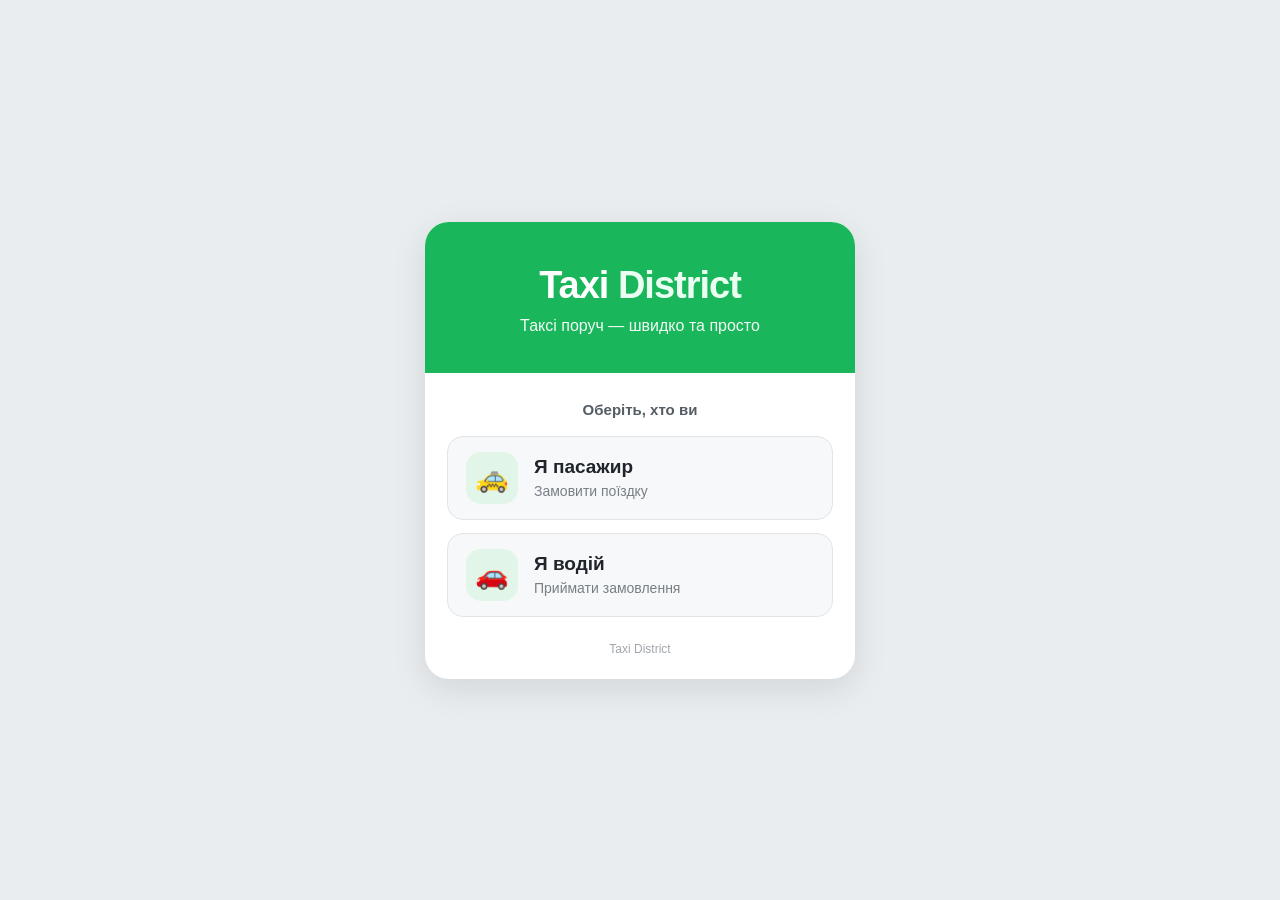
<file: index.html>
<!DOCTYPE html>

<html lang="uk">

<head>
    <meta charset="UTF-8">
    <meta name="viewport" content="width=device-width, initial-scale=1.0">
    <link rel="icon" type="image/x-icon" href="/favicon.ico">
    <title>Taxi District</title>

<style>
    * {
        margin: 0;
        padding: 0;
        box-sizing: border-box;
    }

    body {
        min-height: 100vh;
        display: flex;
        justify-content: center;
        align-items: center;
        padding: 20px;
        background: #e9edf0;
        font-family: Arial, Helvetica, sans-serif;
    }

    .start {
        width: 100%;
        max-width: 430px;
        background: #fff;
        border-radius: 24px;
        overflow: hidden;
        box-shadow: 0 10px 35px rgba(0, 0, 0, 0.10);
    }

    .top {
        padding: 42px 25px 38px;
        text-align: center;
        background: #19b65b;
        color: #fff;
    }

    .logo {
        font-size: 38px;
        font-weight: 800;
        letter-spacing: -1px;
        margin-bottom: 10px;
    }

    .logo span {
        color: #eafff1;
    }

    .subtitle {
        font-size: 16px;
        opacity: 0.95;
    }

    .content {
        padding: 28px 22px 25px;
    }

    .question {
        text-align: center;
        margin-bottom: 18px;
        color: #555d64;
        font-size: 15px;
        font-weight: 600;
    }

    .choices {
        display: flex;
        flex-direction: column;
        gap: 13px;
    }

    .choice {
        display: flex;
        align-items: center;
        min-height: 82px;
        padding: 15px 18px;
        background: #f7f8f9;
        border: 1px solid #e1e5e8;
        border-radius: 16px;
        text-decoration: none;
        color: #20252b;
        transition: 0.15s ease;
    }

    .choice:hover {
        background: #f0f3f4;
        transform: translateY(-1px);
    }

    .choice:active {
        transform: translateY(0);
    }

    .icon {
        width: 52px;
        height: 52px;
        display: flex;
        align-items: center;
        justify-content: center;
        margin-right: 16px;
        border-radius: 15px;
        background: #e1f6e9;
        font-size: 27px;
        flex-shrink: 0;
    }

    .choice-name {
        font-size: 19px;
        font-weight: 700;
        margin-bottom: 5px;
    }

    .choice-description {
        font-size: 14px;
        color: #777f86;
    }

    .footer {
        text-align: center;
        padding: 0 20px 23px;
        font-size: 12px;
        color: #a0a6ab;
    }

    @media (max-width: 480px) {
        body {
            padding: 12px;
        }

        .start {
            border-radius: 20px;
        }

        .top {
            padding: 36px 20px 32px;
        }

        .logo {
            font-size: 34px;
        }

        .content {
            padding: 24px 17px 22px;
        }
    }
</style>

</head>

<body>

<main class="start">

    <section class="top">
        <div class="logo">
            Taxi <span>District</span>
        </div>

        <div class="subtitle">
            Таксі поруч — швидко та просто
        </div>
    </section>

    <section class="content">

        <div class="question">
            Оберіть, хто ви
        </div>

        <div class="choices">

            <a class="choice" href="clients/client.html">
                <div class="icon">🚕</div>

                <div>
                    <div class="choice-name">Я пасажир</div>
                    <div class="choice-description">
                        Замовити поїздку
                    </div>
                </div>
            </a>

            <a class="choice" href="driver.html">
                <div class="icon">🚗</div>

                <div>
                    <div class="choice-name">Я водій</div>
                    <div class="choice-description">
                        Приймати замовлення
                    </div>
                </div>
            </a>

        </div>

    </section>

    <div class="footer">
        Taxi District
    </div>

</main>

</body>

</html>
</file>
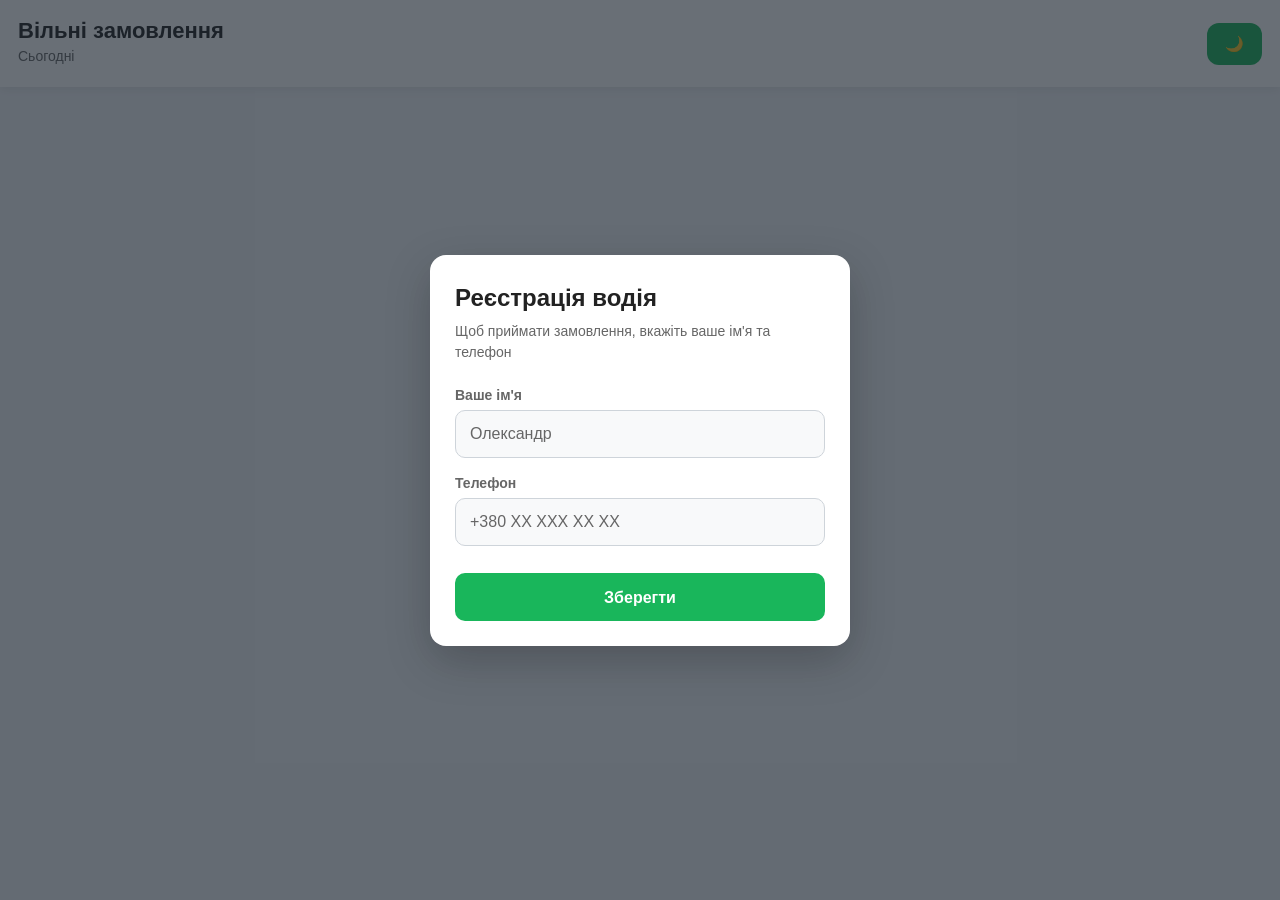
<file: driver.html>
<!DOCTYPE html>
<html lang="ru">

<head>

    <meta charset="UTF-8">
    <meta name="viewport" content="width=device-width, initial-scale=1.0">

    <title>Driver Orders</title>

    <link rel="stylesheet" href="css/style.css">

</head>

<body>

<header class="top-bar">
    <div>
        <h1>Вільні замовлення</h1>
        <p>Сьогодні</p>
        <h1 id="driver-greeting" style="margin-top: 5px; font-weight: bold; color: #2c3e50;"></h1>
        <h4 id="telDriver"></h4>
    </div>
    <button id="theme-toggle" class="status-btn" type="button">
    🌙
    </button>
</header>

        <main class="orders">
        <!-- Сюда JavaScript будет добавлять реальные заказы -->
    </main>

    <!-- Модальное окно регистрации (имя + телефон) -->
    <div id="registrationModal" class="modal hidden">
        <div class="modal-content">
            <h2>Реєстрація водія</h2>
            <p>Щоб приймати замовлення, вкажіть ваше ім'я та телефон</p>
            
            <div class="input-wrapper">
                <label>Ваше ім'я</label>
                <input type="text" id="driverName" placeholder="Олександр">
            </div>
            
            <div class="input-wrapper">
                <label>Телефон</label>
                <input type="tel" id="driverPhone" placeholder="+380 XX XXX XX XX">
            </div>
            
            <button id="saveDriverBtn" class="calc-btn">Зберегти</button>
        </div>
    </div>

    <!-- Модальное окно регистрации (машина) -->
    <div id="carModal" class="modal hidden">
        <div class="modal-content">
            <h2>Дані авто</h2>
            <p>Вкажіть дані вашого автомобіля</p>
            
            <div class="input-wrapper">
                <label>Марка авто</label>
                <input type="text" id="carMake" placeholder="Toyota Camry">
            </div>
            
            <div class="input-wrapper">
                <label>Номер авто</label>
                <input type="text" id="carNumber" placeholder="АА 1234 ВВ">
            </div>
            
            <div class="input-wrapper">
                <label>Рік випуску</label>
                <input type="text" id="carYear" placeholder="2018">
            </div>
            
            <button id="saveCarBtn" class="calc-btn">Зберегти</button>
        </div>
    </div>

       <script src="js/driver.js"></script>
       <script src="js/theme.js"></script>

</body>

</html>
</file>
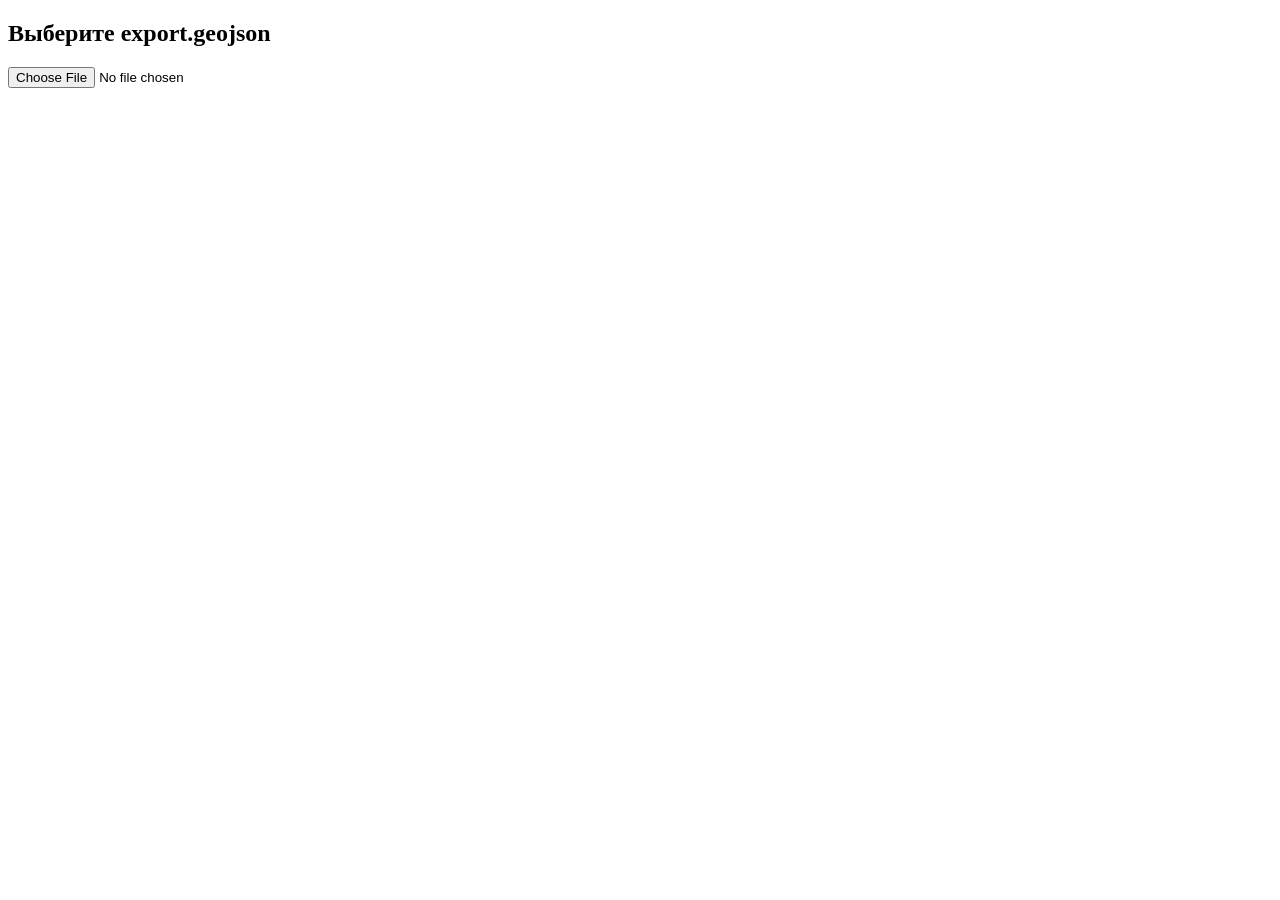
<file: extract-streets.html>
<!DOCTYPE html>
<html lang="ru">
<head>
<meta charset="UTF-8">
<title>Создание streets.json</title>
</head>

<body>

<h2>Выберите export.geojson</h2>

<input type="file" id="file">

<script>

const fileInput = document.getElementById("file");

fileInput.addEventListener("change", (event) => {

    const file = event.target.files[0];

    const reader = new FileReader();

    reader.onload = function(e){

        const data = JSON.parse(e.target.result);

        const streets = [];

data.features.forEach(feature => {

    if(feature.properties.name){

        streets.push(feature.properties.name);

    }

});

const uniqueStreets = [...new Set(streets)];

uniqueStreets.sort();

console.log(uniqueStreets);

const json = JSON.stringify(uniqueStreets, null, 2);

const blob = new Blob([json], {type:"application/json"});

const link = document.createElement("a");

link.href = URL.createObjectURL(blob);

link.download = "streets.json";

link.click();

    };

    reader.readAsText(file);

});

</script>

</body>
</html>
</file>
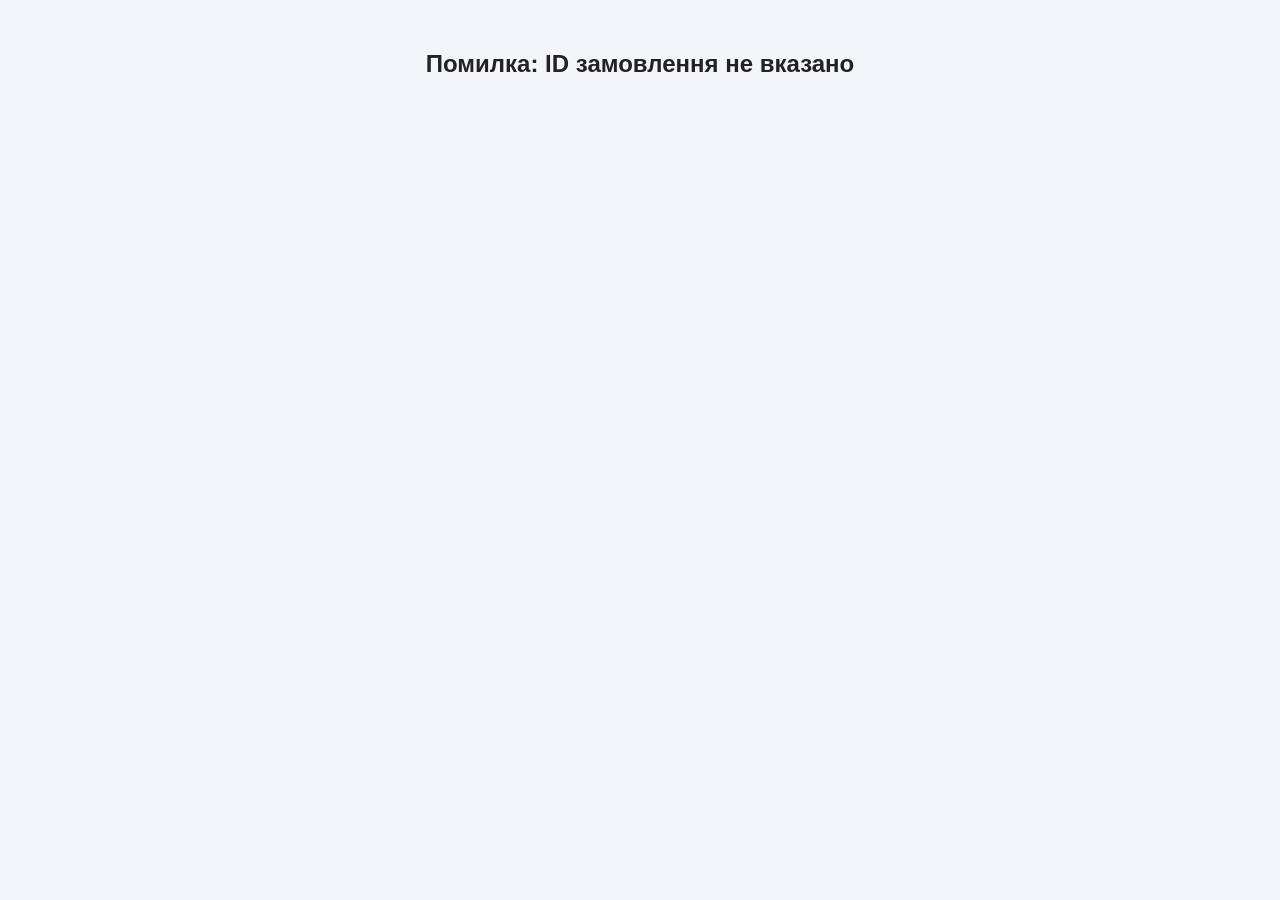
<file: reception-order.html>
<!DOCTYPE html>
<html lang="uk">
<head>
    <meta charset="UTF-8">
    <meta name="viewport" content="width=device-width, initial-scale=1.0">
    <title>Деталі замовлення</title>
    <link rel="stylesheet" href="css/style.css">
</head>
<body>

<div class="order-page">

    <div class="header-card">
    <h2 id="order-id">Замовлення #...</h2>

    <div style="display: flex; align-items: center; gap: 8px;">
        <span class="status-new" id="order-status">Новий</span>

        <button id="theme-toggle" class="theme-toggle" type="button">
            🌙
        </button>
    </div>
    </div>

    <div class="card">
        <div class="title">Звідки</div>
        <div class="district" id="from-sector">...</div>
        <div class="address clickable-address" id="from-address" data-type="pickup">...</div>
    </div>

    <div class="card">
        <div class="title">Куди</div>
        <div class="district" id="to-sector">...</div>
        <div class="address clickable-address" id="to-address" data-type="dropoff">...</div>
    </div>

        <!-- БЛОК ПРЕДУПРЕЖДЕНИЯ О КЛИЕНТЕ -->
    <div class="card hidden" id="warning-card" style="background: #fff3cd; border-left: 4px solid #ff9800;">
        <div style="font-weight: bold; color: #856404; margin-bottom: 5px;">⚠️ Увага!</div>
        <div id="warning-text" style="color: #856404; font-size: 14px;">
            Клієнт вже відмовився від <strong id="cancel-count">0</strong> замовлень після 7 хвилин і не оплатив подачу.
        </div>
    </div>

    <div class="card">
        <div class="row">
            <span>Ціна</span>
            <strong class="price-big" id="order-price">... грн</strong>
        </div>
        <div class="row">
            <span>Комісію оплачує</span>
            <strong id="commission-payer">Клієнт</strong>
        </div>
        <div class="row">
            <span>Відстань</span>
            <strong id="order-distance">... км</strong>
        </div>
        
        <!-- НОВЫЙ БЛОК: Телефон клиента (скрыт по умолчанию) -->
        <div class="row hidden" id="client-phone-row" style="margin-top: 15px; padding-top: 15px; border-top: 1px dashed #ccc;">
            <span>Телефон клієнта:</span>
            <strong id="client-phone" style="font-size: 18px; color: #19b65b;">...</strong>
        </div>
    </div>

    <!-- Блок кнопок для НОВОГО заказа -->
    <div class="buttons" id="decision-buttons">
        <button class="take-btn" id="take-btn">Беру замовлення</button>
        <button class="price-btn" id="toggle-price-btn">Нова ціна</button>
        <!-- <button class="cancel-btn">Відмова</button> -->
    </div>

        <!-- Блок предложения цены (скрыт по умолчанию) -->
    <div class="buttons hidden" id="price-offer-block">
        <select id="offer-amount" style="padding: 12px; border-radius: 8px; border: 1px solid #ddd; font-size: 16px; flex: 1;">
            <option value="">Оберіть суму</option>
            <option value="20">+20 грн</option>
            <option value="50">+50 грн</option>
            <option value="80">+80 грн</option>
            <option value="100">+100 грн</option>
        </select>
        <button class="price-btn" id="send-offer-btn" style="background: #ff9800; color: white;">
            Відправити пропозицію
        </button>
    </div>

    <!-- Блок кнопок для ПРИНЯТОГО заказа (скрыт по умолчанию) -->
    <div class="buttons hidden" id="action-buttons" style="flex-direction: column; gap: 10px;">
        <a id="call-client-btn" href="#" class="take-btn" style="text-align: center; text-decoration: none; display: block; background: #19b65b;">
            📞 Зателефонувати клієнту
        </a>
<!--         <button class="price-btn" style="background: #3498db; color: white;">
            🚗 Поїздка розпочата
        </button> -->
        <button class="cancel-btn" id="driver-cancel-btn" style="background: #e74c3c; color: white;">
            ❌ Відмова від замовлення
        </button>
    </div>

</div>

<!-- Модальное окно выбора карт -->
<div class="map-modal-overlay hidden" id="map-modal">
    <div class="map-modal">
        <div class="map-modal-title">Оберіть навігацію</div>
        <button class="map-modal-btn" id="modal-waze">🟢 Waze</button>
        <button class="map-modal-btn" id="modal-google">🔵 Google Maps</button>
        <button class="map-modal-close" id="modal-close">Скасувати</button>
    </div>
</div>

   <script src="js/reception.js"></script>
   <script src="js/theme.js"></script>
</body>
</html>
</file>
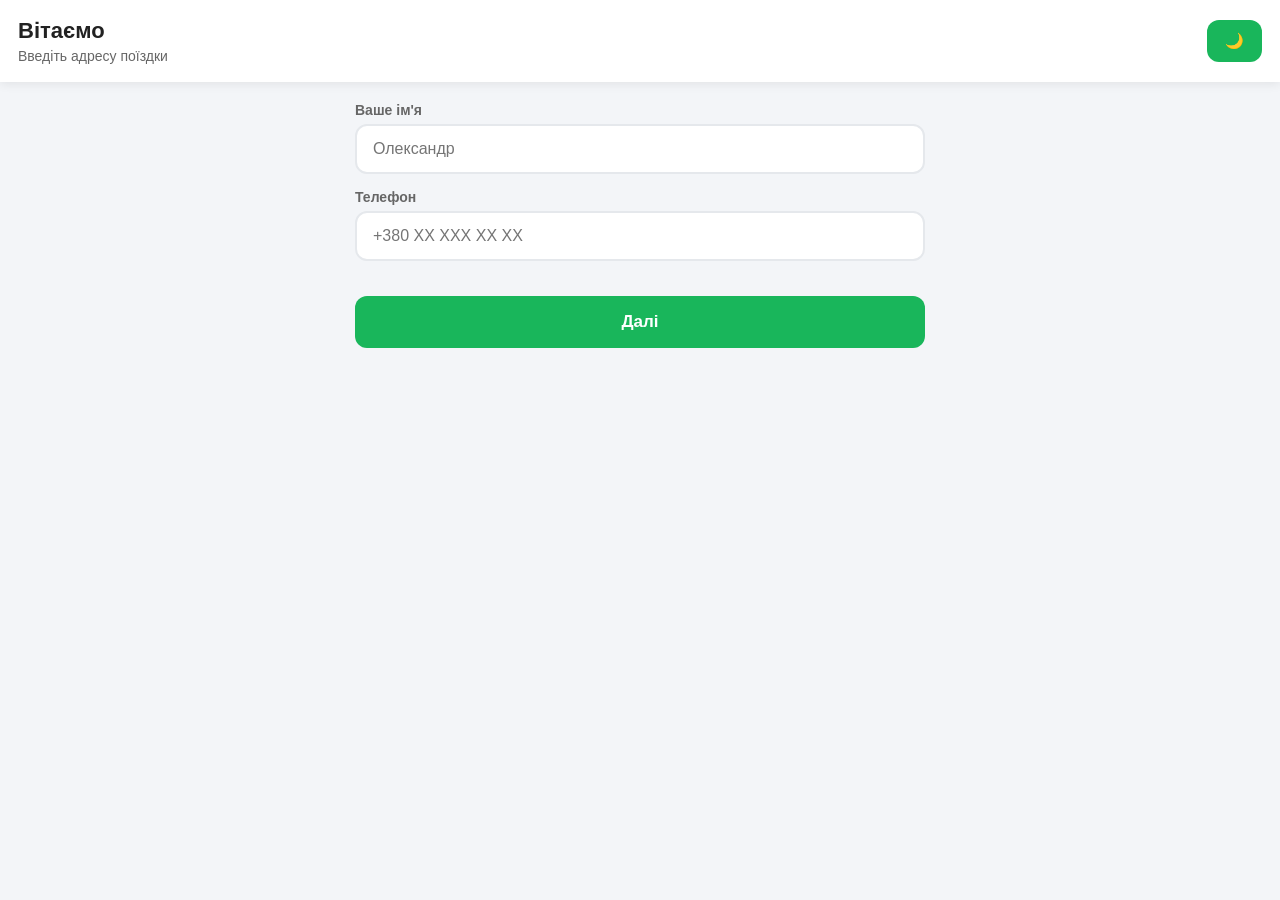
<file: clients/client.html>
<!DOCTYPE html>
<html lang="uk">

<head>
    <meta charset="UTF-8">
    <meta name="viewport" content="width=device-width, initial-scale=1.0, maximum-scale=1.0, user-scalable=no">
    <title>Нове замовлення — Taxi District</title>
    <link rel="stylesheet" href="../css/style.css">
</head>

<body>

    <header class="top-bar">
        <div>
            <h1 id="welcomeTitle">Вітаємо</h1>
            <h4 id="numberTel"></h4>
            <p>Введіть адресу поїздки</p>
        </div>
        <button id="theme-toggle" class="status-btn" type="button">
            🌙
        </button>
    </header>

    <div class="client-form">

        <!-- ШАГ 1: Имя и телефон (виден только новым клиентам) -->
        <div id="step1" class="step">
            <div class="input-wrapper">
                <label>Ваше ім'я</label>
                <input type="text" id="clientName" placeholder="Олександр" autocomplete="name">
            </div>
            <div class="input-wrapper">
                <label>Телефон</label>
                <input type="tel" id="clientPhone" placeholder="+380 XX XXX XX XX" autocomplete="tel">
            </div>
            <button id="nextBtn" class="calc-btn">Далі</button>
        </div>

        <!-- ШАГ 2: Адреса (скрыт до ввода имени/телефона) -->
        <div id="step2" class="step hidden">

            <!-- ПОЛЕ "ЗВІДКИ" (Объединенное) -->
            <div class="input-group">
                <div class="route-icon from-icon"></div>
                <div class="input-wrapper">
                    <label>Звідки</label>
                    <input type="text" id="from" placeholder="Введіть адресу">
                    
                    <!-- Список подсказок (всегда поверх всего благодаря z-index в CSS) -->
                    <div id="from-list" class="suggestions"></div>
                    
                    <select id="fromSectorSelect" class="integrated-sector-select">
                        <option value="">📍 Сектор відправлення (необов'язково)</option>

                        <optgroup label="── Парус ──">
                            <option value="Парус / Червоний Камінь">Парус / Червоний Камінь</option>
                            <option value="Диївка">Диївка</option>
                            <option value="Сухачівка">Сухачівка</option>
                            <option value="Таромське">Таромське</option>
                            <option value="Західний">Західний</option>
                            <option value="Кайдаки / Проспект Свободи">Кайдаки / Проспект Свободи</option>
                        </optgroup>

                        <optgroup label="── Центр ──">
                            <option value="Центр">Центр</option>
                            <option value="Вокзал">Вокзал</option>
                            <option value="Парк Глоби">Парк Глоби</option>
                            <option value="Нагірка">Нагірка</option>
                            <option value="Набережна">Набережна</option>
                        </optgroup>

                        <optgroup label="── Стан ──">
                            <option value="Стан 550">Стан 550</option>
                            <option value="Нігояна">Нігояна</option>
                            <option value="Івана Мазепи (Петровського)">Івана Мазепи (Петровського)</option>
                            <option value="Проспект Металургів">Проспект Металургів</option>
                        </optgroup>

                        <optgroup label="── Поля ──">
                            <option value="Робоча">Робоча</option>
                            <option value="Поля (Кірова)">Поля (Кірова)</option>
                            <option value="Проспект Б.Хмельницького">Проспект Б.Хмельницького</option>
                            <option value="Незалежності (Тітова)">Незалежності (Тітова)</option>
                        </optgroup>

                        <optgroup label="── Квартал ──">
                            <option value="Квартал">Квартал</option>
                            <option value="Краснопілля">Краснопілля</option>
                            <option value="Мірний">Мірний</option>
                        </optgroup>

                        <optgroup label="── Гагаріна ──">
                            <option value="Проспект Науки">Проспект Науки</option>
                            <option value="Юр. Академія">Юр. Академія</option>
                            <option value="Подстанція">Подстанція</option>
                            <option value="Тополь">Тополь</option>
                            <option value="Сокіл">Сокіл</option>
                            <option value="Перемога 4-6">Перемога 4-6</option>
                            <option value="Перемога 1-3">Перемога 1-3</option>
                        </optgroup>

                        <optgroup label="── Донецьке Шоссе ──">
                            <option value="Фрунзенський">Фрунзенський</option>
                            <option value="Амур">Амур</option>
                            <option value="Передова">Передова</option>
                            <option value="Обухівка">Обухівка</option>
                        </optgroup>

                        <optgroup label="── Старий міст ──">
                            <option value="Амур 2">Амур 2</option>
                            <option value="Каруни">Каруни</option>
                            <option value="Клочко">Клочко</option>
                            <option value="Сухомлинського">Сухомлинського</option>
                        </optgroup>

                        <optgroup label="── Новий міст ──">
                            <option value="Слобожанський п-т">Слобожанський п-т</option>
                            <option value="Калінова">Калінова</option>
                            <option value="Янтарна">Янтарна</option>
                            <option value="Золоті ключі">Золоті ключі</option>
                            <option value="Косіора">Косіора</option>
                        </optgroup>

                        <optgroup label="── Р-ни ──">
                            <option value="Підгороднє">Підгороднє</option>
                            <option value="Самарівка">Самарівка</option>
                            <option value="Північний">Північний</option>
                            <option value="Шевченко">Шевченко</option>
                            <option value="Ігрень">Ігрень</option>
                            <option value="Придніпровськ">Придніпровськ</option>
                            <option value="Старі Кодаки">Старі Кодаки</option>
                            <option value="Аеропорт">Аеропорт</option>
                        </optgroup>
                    </select>

                </select>
            </div>
        </div>
        <div id="from-error" class="error-text"></div>


        <!-- ПОЛЕ "КУДИ" (Объединенное) -->
        <div class="input-group">
            <div class="route-icon to-icon"></div>
            <div class="input-wrapper">
                <label>Куди</label>
                <input type="text" id="to" placeholder="Введіть адресу">

                <!-- Список подсказок -->
                <div id="to-list" class="suggestions"></div>

                <!-- Компактный выбор района внутри того же блока -->
                <select id="toSectorSelect" class="integrated-sector-select">
                    <option value="">📍 Сектор прибудтя (необов'язково)</option>

                    <optgroup label="── Парус ──">
                        <option value="Парус / Червоний Камінь">Парус / Червоний Камінь</option>
                        <option value="Диївка">Диївка</option>
                        <option value="Сухачівка">Сухачівка</option>
                        <option value="Таромське">Таромське</option>
                        <option value="Західний">Західний</option>
                        <option value="Кайдаки / Проспект Свободи">Кайдаки / Проспект Свободи</option>
                    </optgroup>

                    <optgroup label="── Центр ──">
                        <option value="Центр">Центр</option>
                        <option value="Вокзал">Вокзал</option>
                        <option value="Парк Глоби">Парк Глоби</option>
                        <option value="Нагірка">Нагірка</option>
                        <option value="Набережна">Набережна</option>
                    </optgroup>

                    <optgroup label="── Стан ──">
                        <option value="Стан 550">Стан 550</option>
                        <option value="Нігояна">Нігояна</option>
                        <option value="Івана Мазепи (Петровського)">Івана Мазепи (Петровського)</option>
                        <option value="Проспект Металургів">Проспект Металургів</option>
                    </optgroup>

                    <optgroup label="── Поля ──">
                        <option value="Робоча">Робоча</option>
                        <option value="Поля (Кірова)">Поля (Кірова)</option>
                        <option value="Проспект Б.Хмельницького">Проспект Б.Хмельницького</option>
                        <option value="Незалежності (Тітова)">Незалежності (Тітова)</option>
                    </optgroup>

                    <optgroup label="── Квартал ──">
                        <option value="Квартал">Квартал</option>
                        <option value="Краснопілля">Краснопілля</option>
                        <option value="Мірний">Мірний</option>
                    </optgroup>

                    <optgroup label="── Гагаріна ──">
                        <option value="Проспект Науки">Проспект Науки</option>
                        <option value="Юр. Академія">Юр. Академія</option>
                        <option value="Подстанція">Подстанція</option>
                        <option value="Тополь">Тополь</option>
                        <option value="Сокіл">Сокіл</option>
                        <option value="Перемога 4-6">Перемога 4-6</option>
                        <option value="Перемога 1-3">Перемога 1-3</option>
                    </optgroup>

                    <optgroup label="── Донецьке Шоссе ──">
                        <option value="Фрунзенський">Фрунзенський</option>
                        <option value="Амур">Амур</option>
                        <option value="Передова">Передова</option>
                        <option value="Обухівка">Обухівка</option>
                    </optgroup>

                    <optgroup label="── Старий міст ──">
                        <option value="Амур 2">Амур 2</option>
                        <option value="Каруни">Каруни</option>
                        <option value="Клочко">Клочко</option>
                        <option value="Сухомлинського">Сухомлинського</option>
                    </optgroup>

                    <optgroup label="── Новий міст ──">
                        <option value="Слобожанський п-т">Слобожанський п-т</option>
                        <option value="Калінова">Калінова</option>
                        <option value="Янтарна">Янтарна</option>
                        <option value="Золоті ключі">Золоті ключі</option>
                        <option value="Косіора">Косіора</option>
                    </optgroup>

                    <optgroup label="── Р-ни ──">
                        <option value="Підгороднє">Підгороднє</option>
                        <option value="Самарівка">Самарівка</option>
                        <option value="Північний">Північний</option>
                        <option value="Шевченко">Шевченко</option>
                        <option value="Ігрень">Ігрень</option>
                        <option value="Придніпровськ">Придніпровськ</option>
                        <option value="Старі Кодаки">Старі Кодаки</option>
                        <option value="Аеропорт">Аеропорт</option>
                    </optgroup>
                </select>
            </div>
        </div>


        <!-- КНОПКА РАСЧЕТА -->
        <button id="calcBtn" class="calc-btn">
            Розрахувати маршрут
        </button>

        <!-- БЛОК РЕЗУЛЬТАТА -->
        <div id="routeInfo" class="route-info">
            <div class="route-placeholder">
                Вкажіть адреси, щоб дізнатися вартість поїздки
            </div>
        </div>

        <!-- 3 КАРТОЧКИ ЦЕН -->
        <div id="priceCards" class="price-cards hidden">
            <div class="price-card" data-multiplier="0.9">
                <div class="price-card-title">Економ</div>
                <div class="price-card-value">—</div>
                <div class="price-card-desc">Пошук 5–10 хв</div>
            </div>
            <div class="price-card active" data-multiplier="1.0">
                <div class="price-card-title">Стандарт</div>
                <div class="price-card-value">—</div>
                <div class="price-card-desc">Пошук 2–5 хв</div>
            </div>
            <div class="price-card" data-multiplier="1.2">
                <div class="price-card-title">Пріоритет</div>
                <div class="price-card-value">—</div>
                <div class="price-card-desc">Пошук до 2 хв</div>
            </div>
        </div>

        <!-- КНОПКА ВЫЗОВА -->
        <button id="callBtn" class="call-btn hidden">
            Викликати таксі
        </button>

    </div>

</div>

<script src="../js/client.js"></script>
<script src="../js/theme.js"></script>
</body>
</html>
</file>
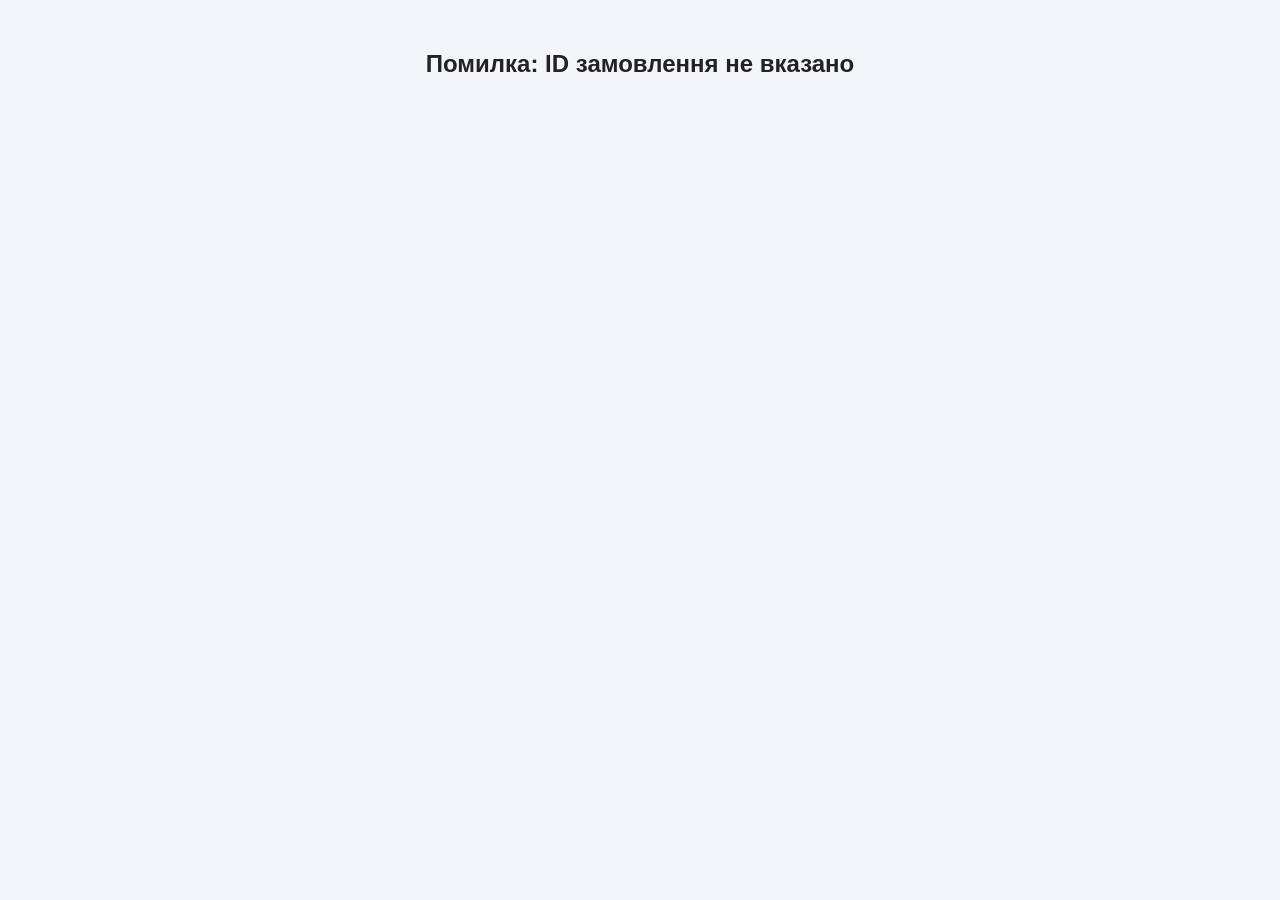
<file: clients/order-status.html>
<!DOCTYPE html>
<html lang="uk">

<head>
    <meta charset="UTF-8">
    <meta name="viewport" content="width=device-width, initial-scale=1.0">
    <title>Статус замовлення</title>
    <link rel="stylesheet" href="../css/style.css">
</head>

<body>

    <header class="top-bar">
        <div>
            <h1>Статус замовлення</h1>
            <p id="header-order-id">Замовлення #...</p>
        </div>
        <button id="theme-toggle" class="status-btn" type="button">
            🌙
        </button>
    </header>

    <div class="order-status-page">

        <!-- БЛОК 1: СТАТУС -->
        <div class="status-card searching" id="status-card">
            <div class="pulse-dot"></div>
            <div class="status-text" id="status-text">Пошук водія...</div>
            <div class="status-subtext" id="status-subtext">Ваше замовлення бачать водії району</div>
        </div>

        <!-- БЛОК 2: ДЕТАЛИ МАРШРУТА -->
        <div class="info-card">
            <div class="info-row">
                <span class="label">Звідки:</span>
                <span class="value" id="route-from">...</span>
            </div>
            <div class="info-row">
                <span class="label">Куди:</span>
                <span class="value" id="route-to">...</span>
            </div>
            <div class="info-row">
                <span class="label">Відстань:</span>
                <span class="value" id="route-distance">... км</span>
            </div>
            <div class="info-row price-row">
                <span class="label">Обрана ціна:</span>
                <span class="value price-big" id="route-price">... грн</span>
            </div>
        </div>

        <!-- БЛОК 3: ТОРГ (Скрыт по умолчанию) -->
        <div class="negotiation-card hidden" id="negotiation-block" style="padding: 15px; margin: 15px 0; background: #fff3cd; border-left: 4px solid #ff9800; border-radius: 8px;">
            <!-- Заголовок -->
            <div id="nego-title" style="font-weight: bold; color: #856404; margin-bottom: 10px; font-size: 15px;">
                💬 Підняття ціни
            </div>
            
            <!-- Предложение от водителя (скрыто, если его нет) -->
            <div id="nego-driver-offer" class="hidden" style="color: #856404; font-size: 14px; margin-bottom: 10px;">
                Водій пропонує підняти ціну на <strong id="nego-driver-amount">0</strong> грн
            </div>
            
            <!-- Описание -->
            <div style="color: #856404; font-size: 13px; margin-bottom: 10px;">
                Вкажіть суму підняття ціни (або погодьтеся з пропозицією водія):
            </div>
            
            <!-- Поле ввода -->
            <div style="display: flex; gap: 10px; margin-bottom: 10px;">
                <input type="number" id="nego-amount-input" min="10" max="500" placeholder="Наприклад, 50" 
                style="flex: 1; padding: 10px; border-radius: 8px; border: 1px solid #ddd; font-size: 16px;">
                <span style="align-self: center; color: #856404; font-weight: bold;">грн</span>
            </div>
            
            <!-- Кнопки -->
            <div style="display: flex; gap: 10px;">
                <button id="nego-agree-btn" style="flex: 1; padding: 12px; border-radius: 8px; border: none; background: #19b65b; color: white; font-size: 15px; font-weight: bold; cursor: pointer;">
                    ✅ Погодитися
                </button>
                <button id="nego-refuse-btn" class="hidden" style="flex: 1; padding: 12px; border-radius: 8px; border: none; background: #e74c3c; color: white; font-size: 15px; font-weight: bold; cursor: pointer;">
                    ❌ Відмовити
                </button>
            </div>
        </div>

        <!-- БЛОК 4: ВОДИТЕЛЬ НАЙДЕН (Скрыт по умолчанию) -->
        <div class="driver-card hidden" id="driver-block">
            <div class="driver-header">
                <div class="driver-avatar">🚖</div>
                <div class="driver-info">
                    <div class="driver-name" id="driver-name">Водій прийняв замовлення</div>
                    <div class="driver-car" id="driver-car">Дані авто завантажуються...</div>
                </div>
            </div>
            <a href="#" id="driver-phone-link" class="btn-call">📞 Зателефонувати водію</a>
        </div>

        <!-- КНОПКА ОТМЕНЫ -->
        <button class="btn-cancel-order" id="btn-cancel">Скасувати замовлення</button>

    </div>

    <!-- Подключаем новый скрипт -->
    <script src="../js/status.js"></script>
    <script src="../js/theme.js"></script>
</body>

</html>
</file>
<file: css/style.css>
/* ===========================
   Цвета темы
=========================== */

:root {
    --bg: #f3f5f8;
    --surface: #ffffff;
    --text: #222;
    --text-secondary: #666;
    --border: #e5e8ec;
    --input-border: #ced4da;
    --soft-bg: #f8f9fa;
    --shadow: rgba(0, 0, 0, .08);

    --green: #19b65b;
    --green-dark: #15a04f;
    --blue: #53bff5;
    --yellow: #f4b400;
    --red: #e74c3c;
}

/* Тёмная тема */

[data-theme="dark"] {
    --bg: #1a1d21;
    --surface: #25282c;
    --text: #f1f3f5;
    --text-secondary: #aeb6bd;
    --border: #3a3f44;
    --input-border: #48515a;
    --soft-bg: #2d3136;
    --shadow: rgba(0, 0, 0, .30);
}

/* Сброс */

* {
    margin: 0;
    padding: 0;
    box-sizing: border-box;
}

/* Страница */

body {
    background: var(--bg);
    font-family: Arial, Helvetica, sans-serif;
    color: var(--text);
}

/* Верх */

.top-bar {
    position: sticky;
    top: 0;
    background: var(--surface);
    padding: 18px;
    display: flex;
    justify-content: space-between;
    align-items: center;
    box-shadow: 0 2px 10px var(--shadow);
}

.top-bar h1 {
    font-size: 22px;
}

.top-bar p {
    margin-top: 4px;
    color: var(--text-secondary);
    font-size: 14px;
}

/* Кнопка */

.status-btn {
    background: #19b65b;
    color: #fff;
    border: none;
    border-radius: 12px;
    padding: 12px 18px;
    font-size: 15px;
    font-weight: bold;
    cursor: pointer;
    transition: .2s;
}

.status-btn:hover {
    opacity: .9;
}

/* Список */

.orders {
    padding: 15px;
    display: flex;
    flex-direction: column;
    gap: 15px;
}

/* Карточка */

.order-card {
    background: #53bff5;
    border-radius: 16px;
    padding: 18px;
    box-shadow: 0 5px 18px rgba(0, 0, 0, .08);
    transition: .2s;
    cursor: pointer;
}

.order-card:hover {
    transform: translateY(-2px);
}

/* Маршрут */

.route {
    display: flex;
    justify-content: space-between;
    align-items: center;
    font-size: 18px;
    font-weight: bold;
    color: #ffffff;
}

/* Нижняя строка */

.info {
    margin-top: 18px;
    display: flex;
    justify-content: space-between;
    align-items: center;
    font-size: 15px;
    color: #eef9ff;
}

.price {
    font-size: 24px;
    color: #ffe66d;
    font-weight: bold;
}

/* Компьютер */

@media(min-width:700px) {
    .orders {
        max-width: 700px;
        margin: auto;
    }
}

/* ===========================
   Страница приема заказа
=========================== */

.order-page {
    max-width: 700px;
    margin: auto;
    padding: 15px;
}

.header-card {
    background: #53bff5;
    color: #fff;
    border-radius: 16px;
    padding: 18px;
    display: flex;
    justify-content: space-between;
    align-items: center;
    margin-bottom: 15px;
}

.status-new {
    background: #19b65b;
    padding: 8px 14px;
    border-radius: 20px;
    font-size: 14px;
    font-weight: bold;
}

.card {
    background: var(--surface);
    border-radius: 16px;
    padding: 18px;
    margin-bottom: 15px;
    box-shadow: 0 5px 18px var(--shadow);
}

.title {
    color: var(--text-secondary);
    font-size: 14px;
    margin-bottom: 8px;
}

.district {
    font-size: 24px;
    font-weight: bold;
    color: var(--text);
}

.address {
    margin-top: 6px;
    color: var(--text-secondary);
    line-height: 1.5;
}

.row {
    display: flex;
    justify-content: space-between;
    align-items: center;
    padding: 10px 0;
    border-bottom: 1px solid var(--border);
}

.row:last-child {
    border-bottom: none;
}

.price-big {
    color: #19b65b;
    font-size: 30px;
}

.map-btn {
    display: block;
    text-align: center;
    background: #4285F4;
    color: #fff;
    text-decoration: none;
    padding: 16px;
    border-radius: 14px;
    font-weight: bold;
    margin-bottom: 15px;
}

.buttons {
    display: flex;
    flex-direction: column;
    gap: 12px;
}

.take-btn,
.price-btn,
.cancel-btn {
    border: none;
    border-radius: 14px;
    padding: 18px;
    font-size: 18px;
    font-weight: bold;
    cursor: pointer;
}

.take-btn {
    background: #19b65b;
    color: #fff;
}

.price-btn {
    background: #f4b400;
    color: #fff;
}

.cancel-btn {
    background: #e74c3c;
    color: #fff;
}

/* ---------------- Клиент ---------------- */

/* ===========================
Страница клиента (новая)
=========================== */

.client-form {
    max-width: 600px;
    margin: 0 auto;
    padding: 20px 15px 40px;
}

/* Группа поля ввода с иконкой */
.input-group {
    display: flex;
    align-items: flex-start;
    gap: 12px;
    margin-bottom: 10px;
}

/* Иконки точек маршрута */
.route-icon {
    width: 14px;
    height: 14px;
    margin-top: 42px;
    flex-shrink: 0;
}

.from-icon {
    background: #19b65b;
    border-radius: 50%;
}

.to-icon {
    background: #e74c3c;
    border-radius: 3px;
}

/* Обертка поля */
.input-wrapper {
    flex: 1;
    position: relative;
}

.client-form label {
    display: block;
    margin-bottom: 6px;
    font-weight: 600;
    font-size: 14px;
    color: var(--text-secondary);
}

.client-form input {
    width: 100%;
    padding: 14px 16px;
    border: 2px solid var(--border);
    border-radius: 12px;
    font-size: 16px;
    background: var(--surface);
    color: var(--text);
    outline: none;
    transition: border-color .2s;
}

.client-form input:focus {
    border-color: #53bff5;
}

/* Ошибка */
.error-text {
    color: #d32f2f;
    font-size: 13px;
    margin: 4px 0 10px 26px;
    min-height: 18px;
}

/* Выпадающий список */
.suggestions {
    position: absolute;
    top: 100%;
    left: 0;
    right: 0;
    margin-top: 4px;
    background: var(--surface);
    border: 1px solid var(--border);
    border-radius: 12px;
    box-shadow: 0 8px 24px var(--shadow);
    z-index: 100;
    overflow: hidden;
}

.suggestions div {
    padding: 12px 16px;
    cursor: pointer;
    border-bottom: 1px solid var(--border);
    font-size: 15px;
    color: var(--text);
    transition: background .15s;
}

.suggestions div:last-child {
    border-bottom: none;
}

.suggestions div:hover {
    background: var(--soft-bg);
}

/* Кнопка расчета */
.calc-btn {
    width: 100%;
    margin-top: 20px;
    padding: 16px;
    border: none;
    border-radius: 12px;
    background: #19b65b;
    color: #fff;
    font-size: 17px;
    font-weight: 700;
    cursor: pointer;
    transition: background .2s, transform .1s;
}

.calc-btn:hover {
    background: #15a04f;
}

.calc-btn:active {
    transform: scale(0.98);
}

/* Блок результата */
.route-info {
    margin-top: 20px;
    padding: 18px;
    border-radius: 14px;
    background: var(--surface);
    border: 1px solid var(--border);
    text-align: center;
    font-size: 16px;
    color: var(--text);
}

.route-placeholder {
    color: var(--text-secondary);
    font-size: 15px;
}

/* 3 карточки цен */
.price-cards {
    display: grid;
    grid-template-columns: 1fr;
    gap: 10px;
    margin-top: 15px;
}

.price-card {
    background: var(--surface);
    border: 2px solid var(--border);
    border-radius: 14px;
    padding: 16px;
    cursor: pointer;
    transition: all .2s;
    display: flex;
    justify-content: space-between;
    align-items: center;
}

.price-card:hover {
    border-color: #53bff5;
    background: var(--soft-bg);
}

.price-card.active {
    border-color: #19b65b;
    background: var(--soft-bg);
}

.price-card-title {
    font-weight: 700;
    font-size: 16px;
    color: var(--text);
}

.price-card-desc {
    font-size: 13px;
    color: var(--text-secondary);
    margin-top: 4px;
}

.price-card-value {
    font-size: 24px;
    font-weight: 800;
    color: #19b65b;
}

.price-card.active .price-card-value {
    color: #15a04f;
}

/* Кнопка вызова */
.call-btn {
    width: 100%;
    margin-top: 20px;
    padding: 18px;
    border: none;
    border-radius: 14px;
    background: var(--text);
    color: var(--soft-bg);
    font-size: 18px;
    font-weight: 800;
    cursor: pointer;
    transition: background .2s;
}

.call-btn:hover {
    opacity: 0.9;
}

.hidden {
    display: none !important;
}

/* Компьютер */
@media(min-width: 700px) {
    .price-cards {
        grid-template-columns: repeat(3, 1fr);
    }

    .price-card {
        flex-direction: column;
        text-align: center;
        gap: 8px;
    }
}

/* ===========================
Страница статуса заказа (Клиент)
=========================== */

.order-status-page {
    max-width: 600px;
    margin: 0 auto;
    padding: 20px 15px 40px;
    display: flex;
    flex-direction: column;
    gap: 15px;
}

/* Карточка статуса */
.status-card {
    background: var(--surface);
    border-radius: 16px;
    padding: 20px;
    text-align: center;
    border: 1px solid var(--border);
}

.status-card.searching {
    border-color: #f4b400;
    background: var(--surface);
}

.pulse-dot {
    width: 16px;
    height: 16px;
    background: #f4b400;
    border-radius: 50%;
    margin: 0 auto 10px;
    animation: pulse 1.5s infinite;
}

@keyframes pulse {
    0% {
        box-shadow: 0 0 0 0 rgba(244, 180, 0, 0.7);
    }

    70% {
        box-shadow: 0 0 0 10px rgba(244, 180, 0, 0);
    }

    100% {
        box-shadow: 0 0 0 0 rgba(244, 180, 0, 0);
    }
}

.status-text {
    font-size: 20px;
    font-weight: 800;
    color: var(--text);
    margin-bottom: 5px;
}

.status-subtext {
    font-size: 14px;
    color: var(--text-secondary);
}

/* Карточка с информацией */
.info-card {
    background: var(--surface);
    border-radius: 16px;
    padding: 18px;
    border: 1px solid var(--border);
}

.info-row {
    display: flex;
    justify-content: space-between;
    padding: 10px 0;
    border-bottom: 1px solid var(--border);
    font-size: 15px;
}

.info-row:last-child {
    border-bottom: none;
}

.info-row .label {
    color: var(--text-secondary);
}

.info-row .value {
    font-weight: 600;
    color: var(--text);
    text-align: right;
}

.price-row .value {
    color: #19b65b;
    font-size: 22px;
    font-weight: 800;
}

/* Карточка торга */
.negotiation-card {
    background: #fff8e1;
    border: 2px solid #f4b400;
    border-radius: 16px;
    padding: 18px;
}

[data-theme="dark"] .negotiation-card {
    background: #3d3520;
    border-color: #f4b400;
}

.nego-title {
    font-weight: 800;
    font-size: 16px;
    color: #222;
    margin-bottom: 8px;
}

[data-theme="dark"] .nego-title {
    color: #f1f3f5;
}

.nego-text {
    font-size: 15px;
    color: #333;
    line-height: 1.5;
    margin-bottom: 15px;
}

[data-theme="dark"] .nego-text {
    color: #d0d0d0;
}

.nego-buttons {
    display: flex;
    gap: 10px;
}

.btn-accept,
.btn-decline {
    flex: 1;
    padding: 14px;
    border: none;
    border-radius: 12px;
    font-size: 16px;
    font-weight: 700;
    cursor: pointer;
    transition: 0.2s;
}

.btn-accept {
    background: #19b65b;
    color: #fff;
}

.btn-accept:hover {
    background: #15a04f;
}

.btn-decline {
    background: #fff;
    color: #d32f2f;
    border: 2px solid #d32f2f;
}

[data-theme="dark"] .btn-decline {
    background: var(--surface);
}

.btn-decline:hover {
    background: #ffebee;
}

[data-theme="dark"] .btn-decline:hover {
    background: #3d2828;
}

/* Карточка водителя */
.driver-card {
    background: var(--surface);
    border-radius: 16px;
    padding: 18px;
    border: 1px solid var(--border);
}

.driver-header {
    display: flex;
    align-items: center;
    gap: 15px;
    margin-bottom: 15px;
}

.driver-avatar {
    width: 50px;
    height: 50px;
    background: var(--soft-bg);
    border-radius: 50%;
    display: flex;
    align-items: center;
    justify-content: center;
    font-size: 24px;
}

.driver-name {
    font-size: 18px;
    font-weight: 800;
    color: var(--text);
}

.driver-car {
    font-size: 14px;
    color: var(--text-secondary);
    margin-top: 2px;
}

.driver-plate {
    font-size: 13px;
    color: var(--text-secondary);
    background: var(--soft-bg);
    display: inline-block;
    padding: 2px 8px;
    border-radius: 6px;
    margin-top: 4px;
    font-family: monospace;
    letter-spacing: 1px;
}

.btn-call {
    display: block;
    width: 100%;
    text-align: center;
    background: #19b65b;
    color: #fff;
    text-decoration: none;
    padding: 16px;
    border-radius: 12px;
    font-size: 17px;
    font-weight: 700;
    transition: 0.2s;
}

.btn-call:hover {
    background: #15a04f;
}

/* Кнопка отмены */
.btn-cancel-order {
    width: 100%;
    margin-top: 10px;
    padding: 16px;
    background: transparent;
    color: #d32f2f;
    border: 2px solid #d32f2f;
    border-radius: 12px;
    font-size: 16px;
    font-weight: 700;
    cursor: pointer;
    transition: 0.2s;
}

.btn-cancel-order:hover {
    background: #ffebee;
}

[data-theme="dark"] .btn-cancel-order:hover {
    background: #3d2828;
}

/* Поэтапное раскрытие на странице создания заказа */
.step {
    display: flex;
    flex-direction: column;
    gap: 15px;
}

/* Стиль для выпадающего списка района */
.sector-select {
    width: 100%;
    padding: 12px;
    border: 1px solid var(--border);
    border-radius: 8px;
    font-size: 15px;
    background: var(--surface);
    color: var(--text);
    outline: none;
    cursor: pointer;
}
.sector-select:focus {
    border-color: #53bff5;
}

/* Подпись точного адреса под названием сектора на анонсе заказа */
.order-address-subline {
    font-size: 13px;           
    font-weight: 600;         
    color: var(--text-secondary);            
    margin-top: 3px;          
    line-height: 1.3;          
}

/* =========================================
   Интегрированный выбор района (Мобильная версия)
   ========================================= */

/* Гарантируем, что выпадающий список подсказок всегда поверх всего */
.suggestions {
    z-index: 1000 !important;
    position: absolute;
    background: var(--surface);
    border: 1px solid var(--border);
    border-top: none;
    border-radius: 0 0 8px 8px;
    max-height: 200px;
    overflow-y: auto;
    width: 100%;
    left: 0;
    top: 100%;
    box-shadow: 0 4px 6px var(--shadow);
}

/* Стиль для компактного селектора района */
.integrated-sector-select {
    width: 100%;
    margin-top: 8px;
    padding: 10px 12px;
    font-size: 13px;
    color: var(--text);
    background-color: var(--soft-bg);
    border: 1px solid var(--border);
    border-radius: 8px;
    outline: none;
    cursor: pointer;
    appearance: none;
    background-image: url("data:image/svg+xml;charset=UTF-8,%3csvg xmlns='http://www.w3.org/2000/svg' viewBox='0 0 24 24' fill='none' stroke='%23666' stroke-width='2' stroke-linecap='round' stroke-linejoin='round'%3e%3cpolyline points='6 9 12 15 18 9'%3e%3c/polyline%3e%3c/svg%3e");
    background-repeat: no-repeat;
    background-position: right 12px center;
    background-size: 16px;
}

.integrated-sector-select:focus {
    border-color: #53bff5;
    background-color: var(--surface);
}

.hidden {
    display: none !important;
}

/* ===========================
   Модальные окна регистрации
=========================== */

.modal {
    position: fixed;
    inset: 0;
    width: 100%;
    height: 100%;
    background: rgba(25, 35, 45, 0.65);
    display: flex;
    align-items: center;
    justify-content: center;
    padding: 15px;
    z-index: 9999;
}

.modal-content {
    width: 100%;
    max-width: 420px;
    background: var(--surface);
    padding: 28px 25px 25px;
    border-radius: 16px;
    box-shadow: 0 15px 45px rgba(0, 0, 0, 0.22);
}

.modal-content h2 {
    margin: 0 0 8px;
    font-size: 24px;
    line-height: 1.25;
    color: var(--text);
}

.modal-content p {
    margin: 0 0 24px;
    color: var(--text-secondary);
    font-size: 14px;
    line-height: 1.5;
}

.modal-content .input-wrapper {
    margin-bottom: 17px;
}

.modal-content label {
    display: block;
    margin-bottom: 7px;
    font-size: 14px;
    font-weight: 600;
    color: var(--text-secondary);
}

.modal-content input {
    display: block;
    width: 100%;
    height: 48px;
    padding: 10px 14px;
    border: 1px solid var(--input-border);
    border-radius: 10px;
    background: var(--soft-bg);
    color: var(--text);
    font-family: inherit;
    font-size: 16px;
    outline: none;
    transition: border-color 0.2s, box-shadow 0.2s;
}

.modal-content input::placeholder {
    color: var(--text-secondary);
}

.modal-content input:focus {
    border-color: #19b65b;
    box-shadow: 0 0 0 3px rgba(25, 182, 91, 0.12);
}

.modal-content .calc-btn {
    width: 100%;
    margin-top: 8px;
    height: 48px;
    border-radius: 10px;
    font-size: 16px;
}

.modal-content .calc-btn {
    width: 100%;
    margin-top: 10px;
}

.hidden {
    display: none !important;
}

/* Кликабельные адреса для открытия карт */
.clickable-address {
    cursor: pointer;
    color: #2980b9;
    transition: color 0.2s;
}

.clickable-address:hover {
    color: #1abc9c;
    text-decoration: underline;
}

/* Модальное окно выбора карт */
.map-modal-overlay {
    position: fixed;
    top: 0;
    left: 0;
    width: 100%;
    height: 100%;
    background: rgba(0, 0, 0, 0.5);
    display: flex;
    align-items: center;
    justify-content: center;
    z-index: 1000;
}

.map-modal-overlay.hidden {
    display: none;
}

.map-modal {
    background: var(--surface);
    border-radius: 16px;
    padding: 25px;
    width: 90%;
    max-width: 320px;
    display: flex;
    flex-direction: column;
    gap: 12px;
    box-shadow: 0 10px 40px rgba(0, 0, 0, 0.3);
}

.map-modal-title {
    text-align: center;
    font-size: 18px;
    font-weight: bold;
    margin-bottom: 5px;
    color: var(--text);
}

.map-modal-btn {
    padding: 14px;
    border: none;
    border-radius: 10px;
    font-size: 16px;
    font-weight: bold;
    cursor: pointer;
    transition: transform 0.1s;
}

.map-modal-btn:active {
    transform: scale(0.97);
}

#modal-waze {
    background: #33ccff;
    color: white;
}

#modal-google {
    background: #4285f4;
    color: white;
}

.map-modal-close {
    padding: 12px;
    border: none;
    border-radius: 10px;
    background: var(--soft-bg);
    color: var(--text);
    font-size: 14px;
    cursor: pointer;
}

/* Для темной темы */
.theme-toggle {
    width: 42px;
    height: 42px;
    border: none;
    border-radius: 10px;
    background: rgba(255, 255, 255, 0.2);
    color: #fff;
    font-size: 20px;
    cursor: pointer;
    display: flex;
    align-items: center;
    justify-content: center;
    transition: 0.2s;
}

.theme-toggle:hover {
    background: rgba(255, 255, 255, 0.3);
}
</file>
